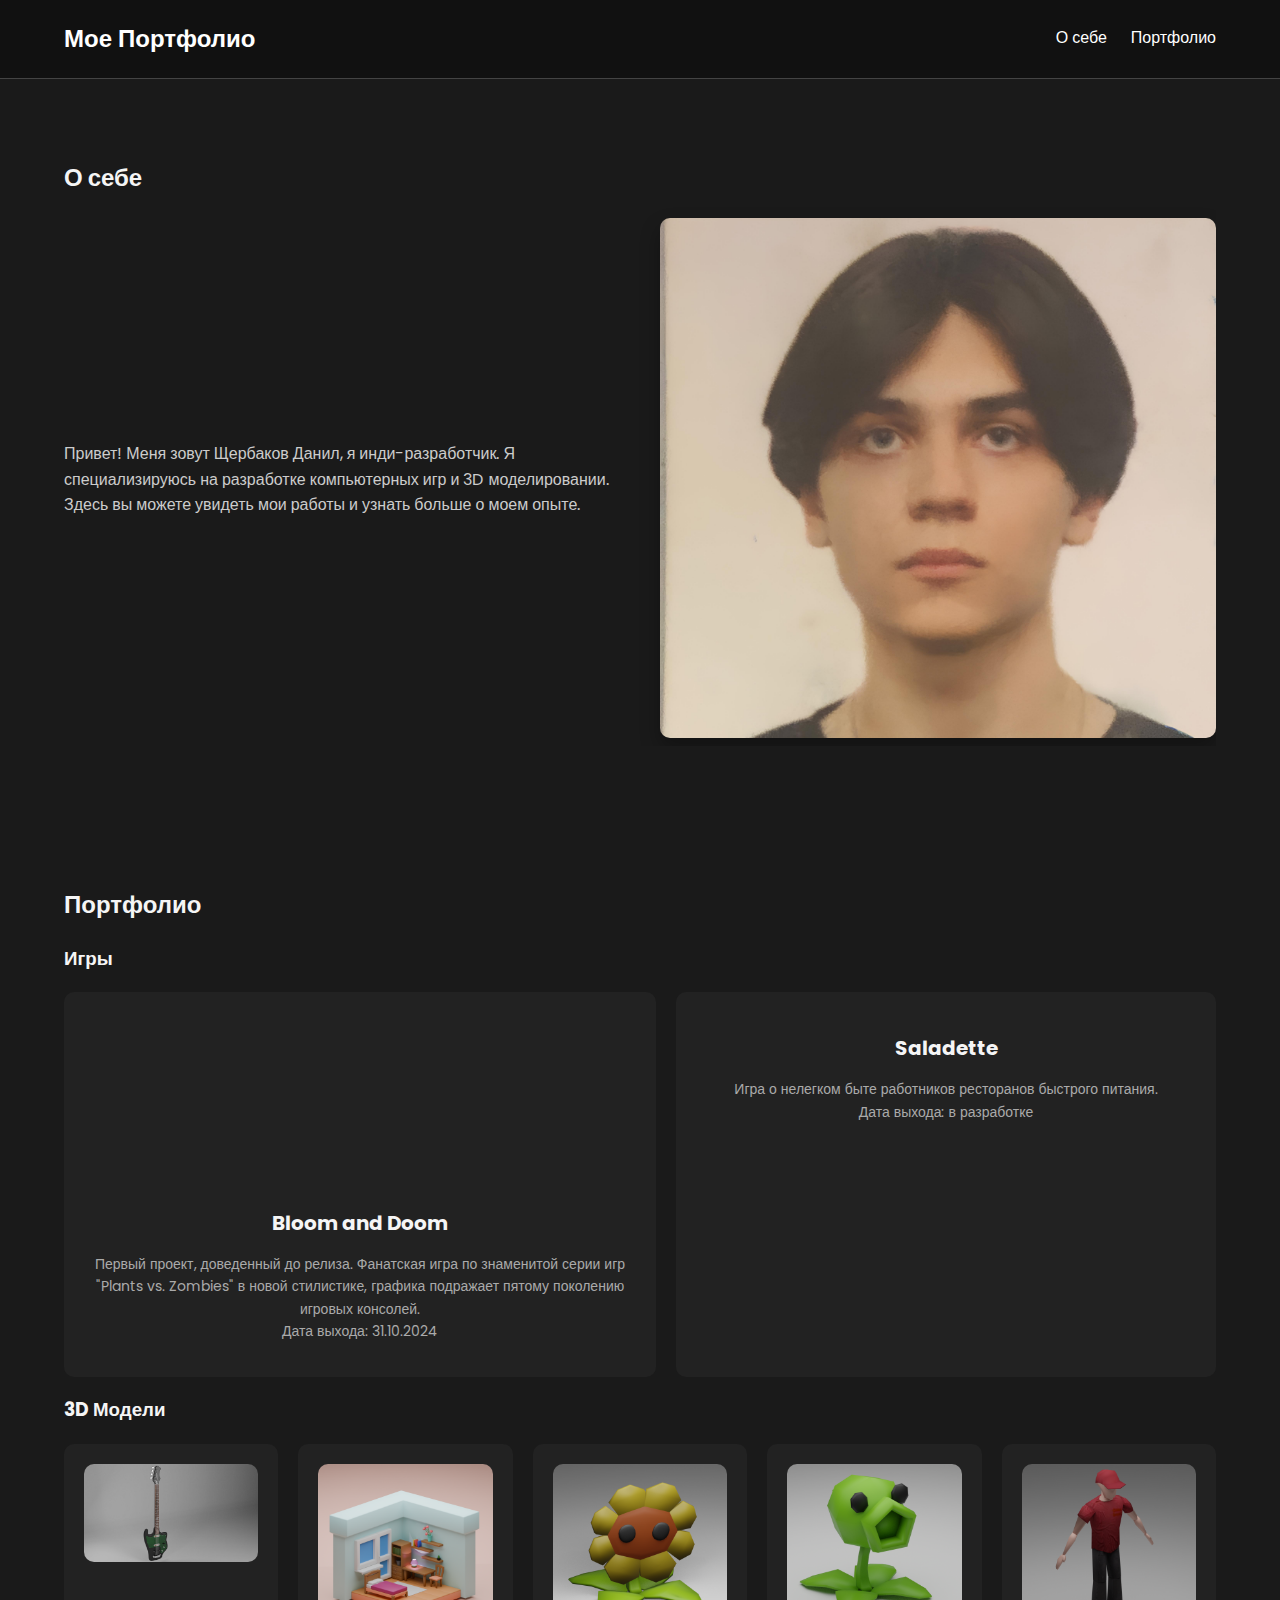
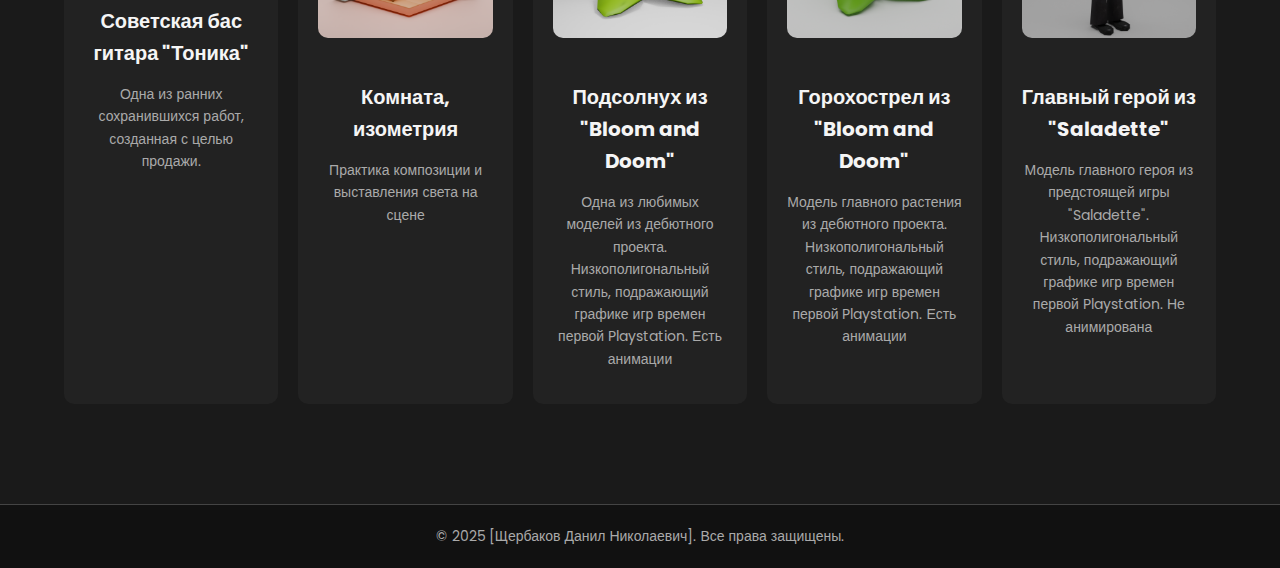
<file: index.html>
<!DOCTYPE html>
<html lang="ru">
<head>
    <meta charset="UTF-8">
    <meta name="viewport" content="width=device-width, initial-scale=1.0">
    <title>Щербаков Д.Н.</title>
    <link rel="stylesheet" href="https://fonts.googleapis.com/css2?family=Poppins:wght@400;600&display=swap">
    <link rel="stylesheet" href="style.css">
</head>
<body>
    <header>
        <div class="container">
            <h1>Мое Портфолио</h1>
            <nav>
                <ul>
                    <li><a href="#about">О себе</a></li>
                    <li><a href="#portfolio">Портфолио</a></li>
                </ul>
            </nav>
        </div>
    </header>

    <section id="about" class="about">
        <div class="container">
            <h2>О себе</h2>
            <div class="about-content">
                <div class="about-text">
                    <p>Привет! Меня зовут Щербаков Данил, я инди-разработчик. Я специализируюсь на разработке компьютерных игр и 3D моделировании. Здесь вы можете увидеть мои работы и узнать больше о моем опыте.</p>
                </div>
                <div class="about-image">
                    <img src="images/photo.jpg" alt="Фото [Ваше Имя]">
                </div>
            </div>
        </div>
    </section>  

    <section id="portfolio" class="portfolio">
        <div class="container">
            <h2>Портфолио</h2>
            <h3>Игры</h3>
            <div class="portfolio-items">
                <div class="portfolio-item">
                    <iframe frameborder="0" src="https://itch.io/embed/3076962?bg_color=000000&amp;fg_color=50ff02&amp;link_color=fa5bdd" width="552" height="167"><a href="https://dice-mansions-art.itch.io/bloom-and-doom">Bloom and Doom by dice mansion's art</a></iframe>
                    <h3>Bloom and Doom</h3>
                    <p>Первый проект, доведенный до релиза. Фанатская игра по знаменитой серии игр "Plants vs. Zombies" в новой стилистике, графика подражает пятому поколению игровых консолей.<br>
                    Дата выхода: 31.10.2024</p>
                </div>
                <div class="portfolio-item">
                    <h3>Saladette</h3>
                    <p>Игра о нелегком быте работников ресторанов быстрого питания.<br>Дата выхода: в разработке</p>
                </div>
            </div>
            <h3>3D Модели</h3>
            <div class="portfolio-items">
                <div class="portfolio-item">
                    <a href="render_1.html"><img src="images/tonika/photo_2025-03-05_23-19-09.jpg" alt=""></a> 
                    <h3>Советская бас гитара "Тоника"</h3>
                    <p>Одна из ранних сохранившихся работ, созданная с целью продажи.</p>
                </div>
                <div class="portfolio-item">
                    <a href="render_2.html"><img src="images/room/room.png" alt=""></a>
                    <h3>Комната, изометрия</h3>
                    <p>Практика композиции и выставления света на сцене</p>
                </div>
                <div class="portfolio-item">
                    <a href="render_3.html"><img src="images/sunflower/sunflower.png" alt=""></a>
                    <h3>Подсолнух из "Bloom and Doom"</h3>
                    <p>Одна из любимых моделей из дебютного проекта. Низкополигональный стиль, подражающий графике игр времен первой Playstation. Есть анимации</p>
                </div>
                <div class="portfolio-item">
                    <a href="render_4.html"><img src="images/peashooter/peashooter.png" alt=""></a>
                    <h3>Горохострел из "Bloom and Doom"</h3>
                    <p>Модель главного растения из дебютного проекта. Низкополигональный стиль, подражающий графике игр времен первой Playstation. Есть анимации</p>
                </div>
                <div class="portfolio-item">
                    <a href="render_5.html"><img src="images/cashier/cashier_1.png" alt=""></a>
                    <h3>Главный герой из "Saladette"</h3>
                    <p>Модель главного героя из предстоящей игры "Saladette". Низкополигональный стиль, подражающий графике игр времен первой Playstation. Не анимирована</p>
                </div>
            </div>
        </div>
    </section>

    

    <footer>
        <div class="container">
            <p>&copy; 2025 [Щербаков Данил Николаевич]. Все права защищены.</p>
        </div>
    </footer>
</body>
</html>
</file>
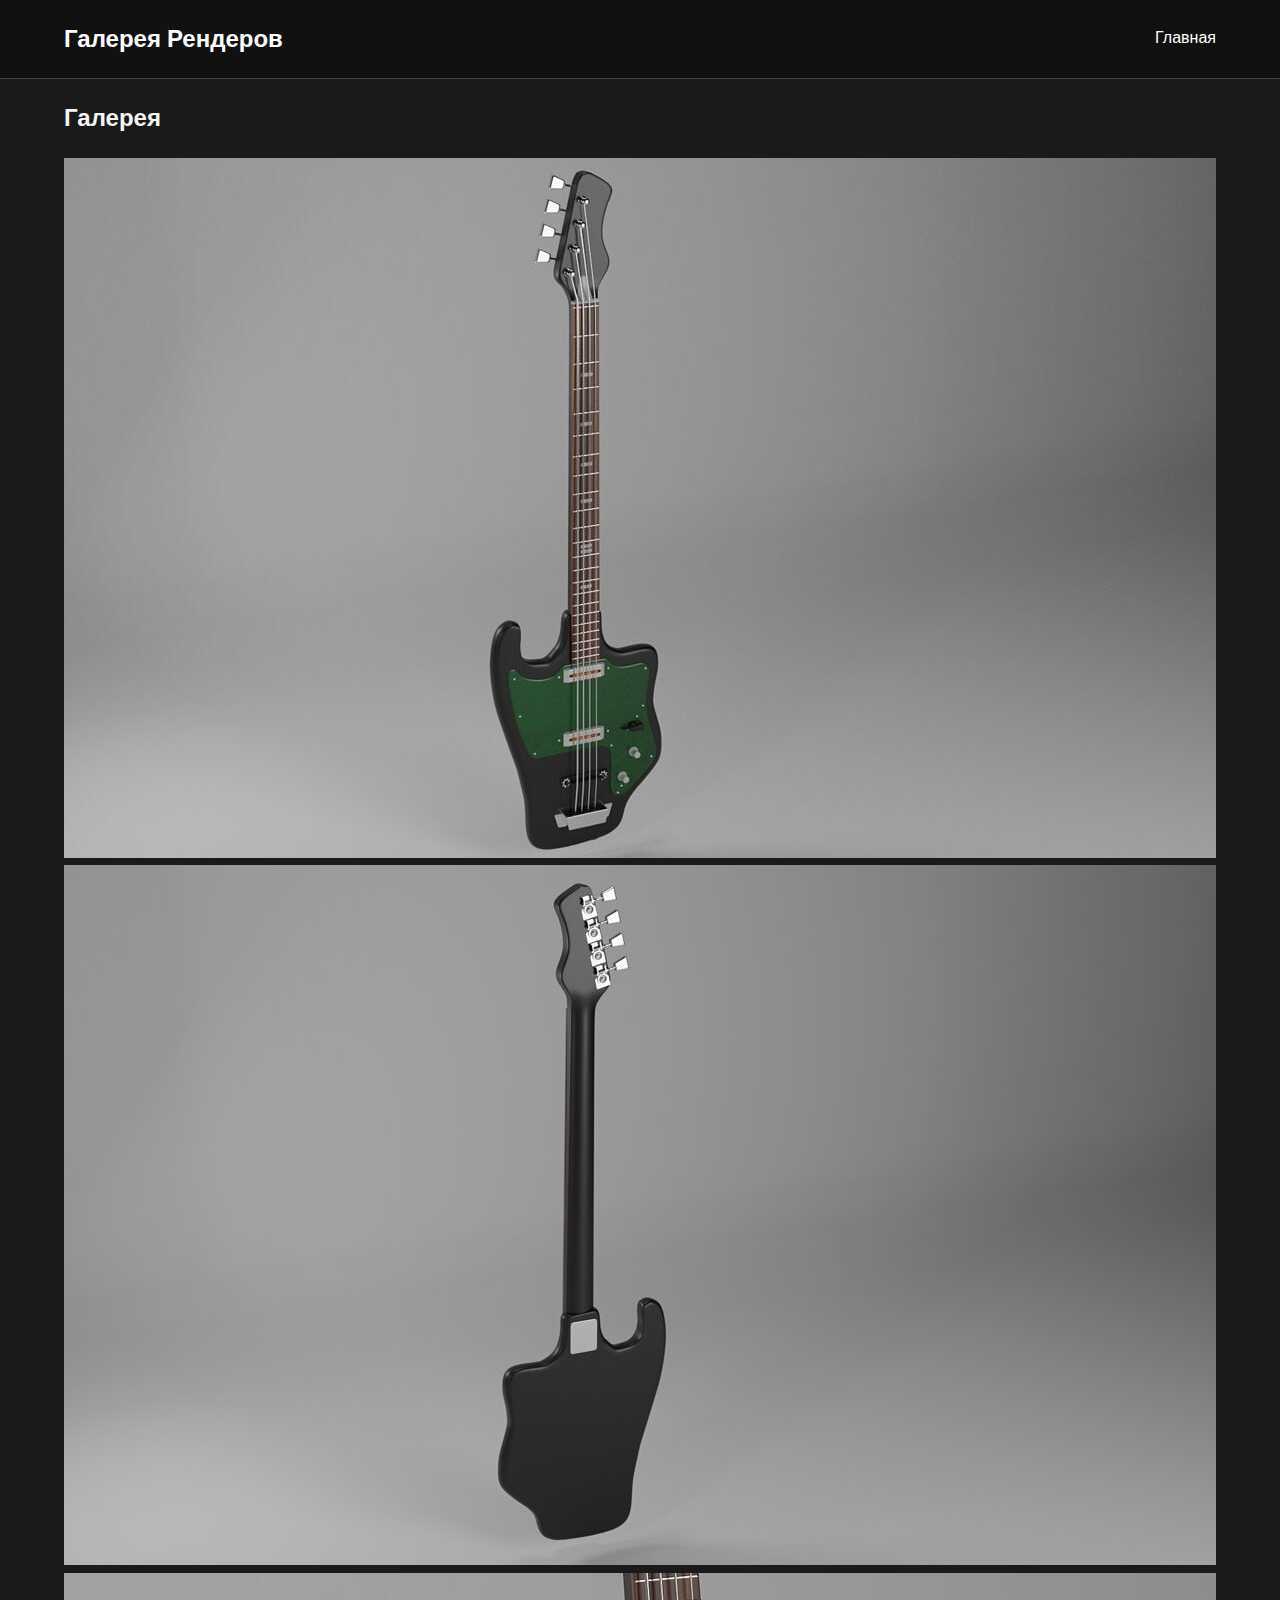
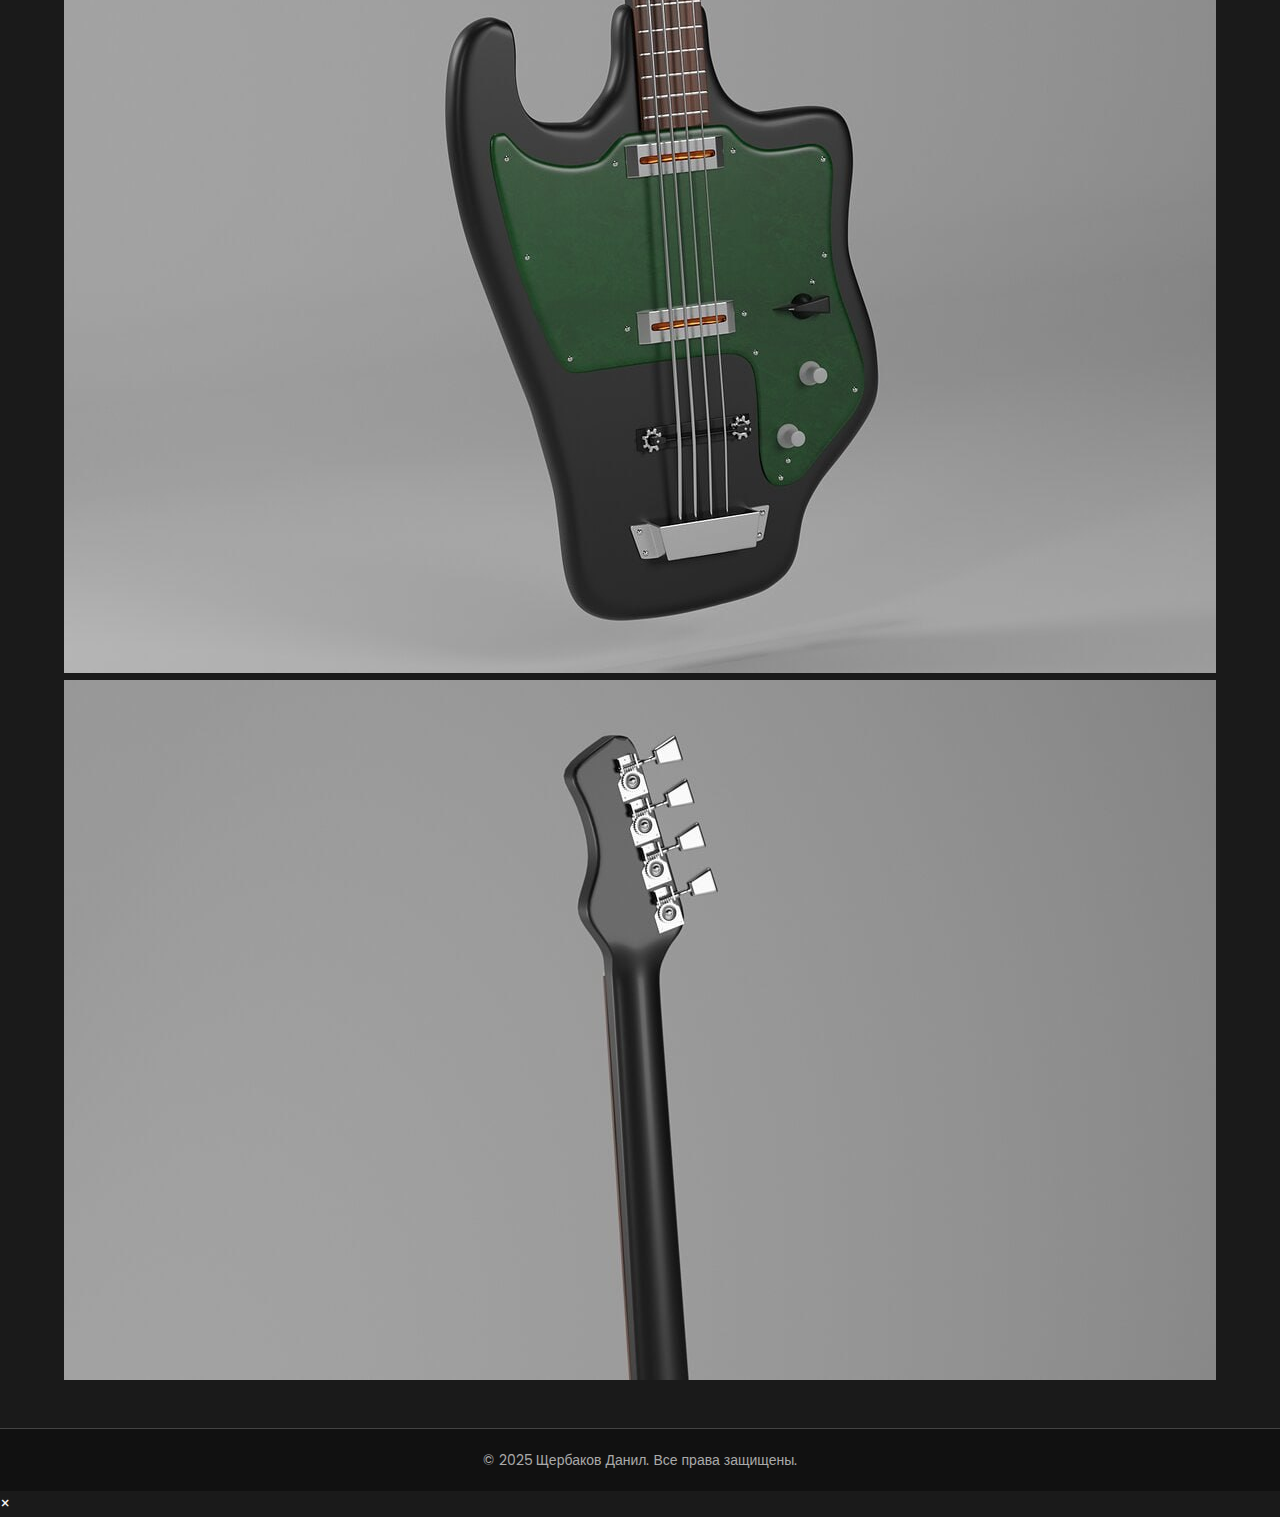
<file: render_1.html>
<!DOCTYPE html>
<html lang="ru">
<head>
    <meta charset="UTF-8">
    <meta name="viewport" content="width=device-width, initial-scale=1.0">
    <title>Галерея Рендеров</title>
    <link rel="stylesheet" href="https://fonts.googleapis.com/css2?family=Poppins:wght@400;600&display=swap">
    <link rel="stylesheet" href="style.css">
</head>
<body>
    <header>
        <div class="container">
            <h1>Галерея Рендеров</h1>
            <nav>
                <ul>
                    <li><a href="index.html">Главная</a></li>
                </ul>
            </nav>
        </div>
    </header>

    <section id="gallery" class="gallery">
        <div class="container">
            <h2>Галерея</h2>
            <div class="gallery-grid">
                <div class="gallery-item">
                    <img src="images/tonika/photo_2025-03-05_23-19-09.jpg" alt="Рендер 1" class="gallery-image">
                </div>
                <div class="gallery-item">
                    <img src="images/tonika/photo_2025-03-05_23-19-11.jpg" alt="Рендер 1" class="gallery-image">
                </div>
                <div class="gallery-item">
                    <img src="images/tonika/photo_2025-03-05_23-19-12.jpg" alt="Рендер 1" class="gallery-image">
                </div>
                <div class="gallery-item">
                    <img src="images/tonika/photo_2025-03-05_23-19-13.jpg   " alt="Рендер 1" class="gallery-image">
                </div>
            </div>
        </div>
    </section>
    <footer>
        <div class="container">
            <p>&copy; 2025 Щербаков Данил. Все права защищены.</p>
        </div>
    </footer>

    <!-- Модальное окно для просмотра изображений -->
    <div id="modal" class="modal">
        <span class="close">&times;</span>
        <img class="modal-content" id="modal-image">
    </div>
</body>
</html>
</file>
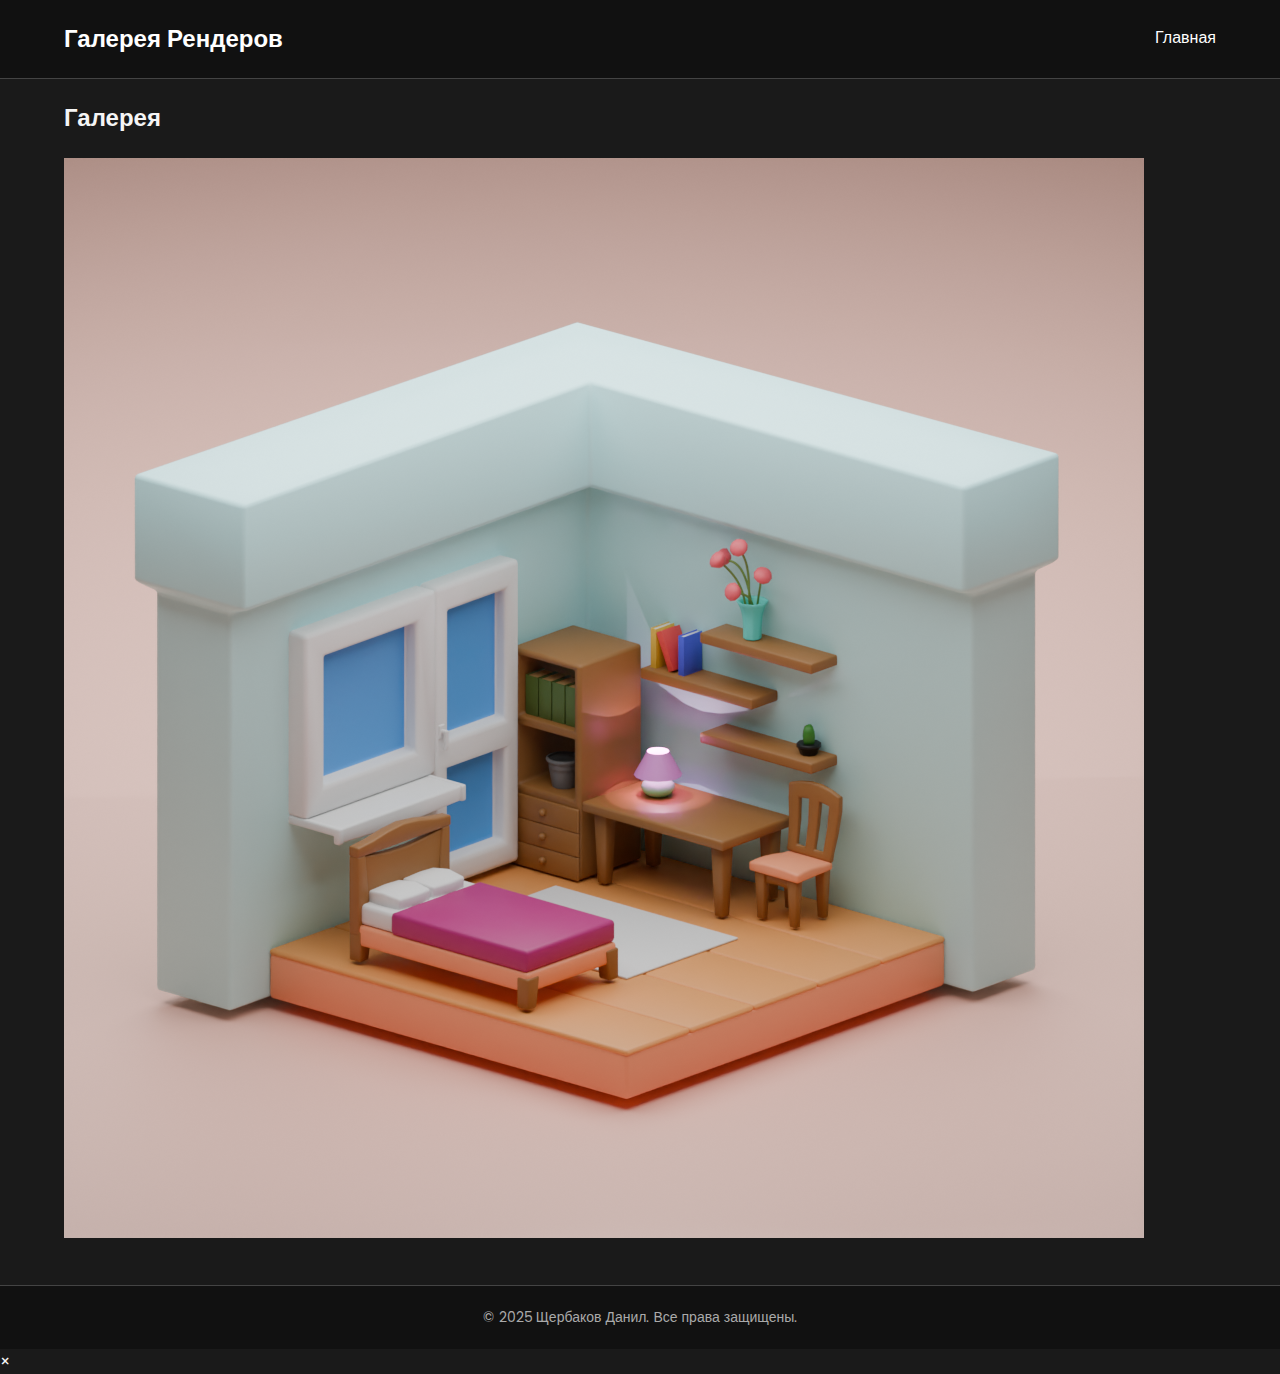
<file: render_2.html>
<!DOCTYPE html>
<html lang="ru">
<head>
    <meta charset="UTF-8">
    <meta name="viewport" content="width=device-width, initial-scale=1.0">
    <title>Галерея Рендеров</title>
    <link rel="stylesheet" href="https://fonts.googleapis.com/css2?family=Poppins:wght@400;600&display=swap">
    <link rel="stylesheet" href="style.css">
</head>
<body>
    <header>
        <div class="container">
            <h1>Галерея Рендеров</h1>
            <nav>
                <ul>
                    <li><a href="index.html">Главная</a></li>
                </ul>
            </nav>
        </div>
    </header>

    <section id="gallery" class="gallery">
        <div class="container">
            <h2>Галерея</h2>
            <div class="gallery-grid">
                <div class="gallery-item">
                    <img src="images/room/room.png" alt="Рендер 1" class="gallery-image">
                </div>
            </div>
        </div>
    </section>
    <footer>
        <div class="container">
            <p>&copy; 2025 Щербаков Данил. Все права защищены.</p>
        </div>
    </footer>

    <!-- Модальное окно для просмотра изображений -->
    <div id="modal" class="modal">
        <span class="close">&times;</span>
        <img class="modal-content" id="modal-image">
    </div>
</body>
</html>
</file>
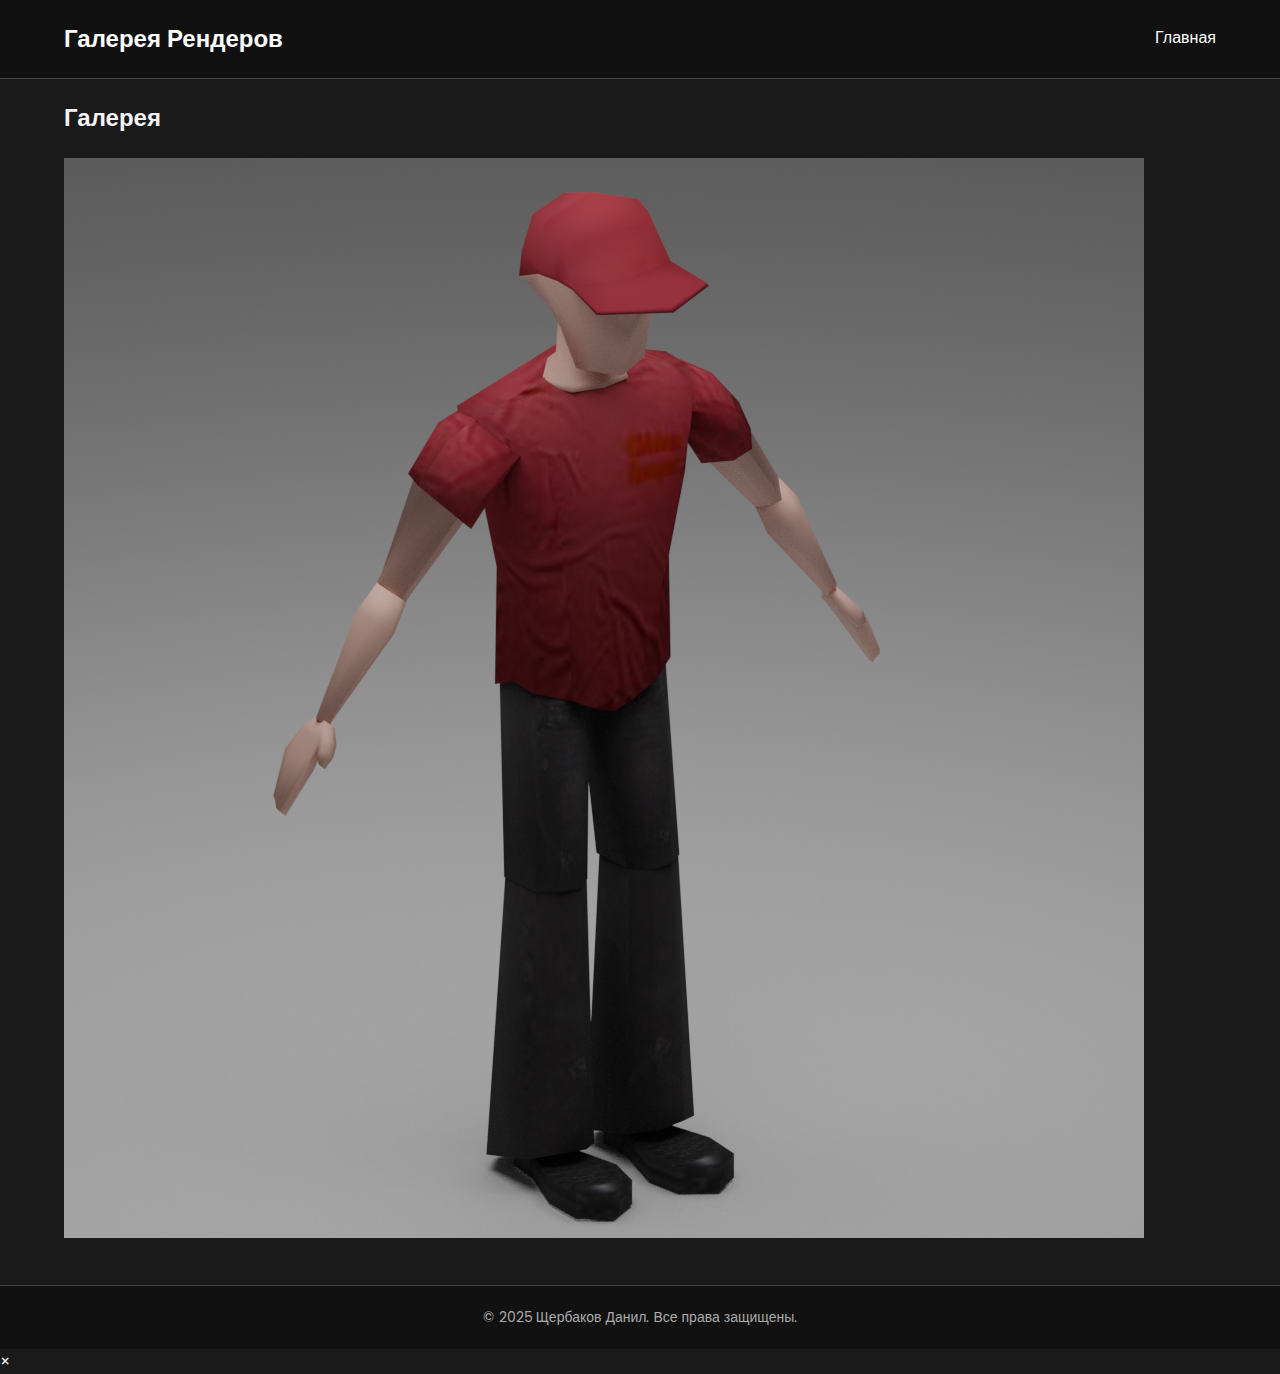
<file: render_5.html>
<!DOCTYPE html>
<html lang="ru">
<head>
    <meta charset="UTF-8">
    <meta name="viewport" content="width=device-width, initial-scale=1.0">
    <title>Галерея Рендеров</title>
    <link rel="stylesheet" href="https://fonts.googleapis.com/css2?family=Poppins:wght@400;600&display=swap">
    <link rel="stylesheet" href="style.css">
</head>
<body>
    <header>
        <div class="container">
            <h1>Галерея Рендеров</h1>
            <nav>
                <ul>
                    <li><a href="index.html">Главная</a></li>
                </ul>
            </nav>
        </div>
    </header>

    <section id="gallery" class="gallery">
        <div class="container">
            <h2>Галерея</h2>
            <div class="gallery-grid">
                <div class="gallery-item">
                    <img src="images/cashier/cashier_1.png" alt="Рендер 1" class="gallery-image">
                </div>
            </div>
        </div>
    </section>
    <footer>
        <div class="container">
            <p>&copy; 2025 Щербаков Данил. Все права защищены.</p>
        </div>
    </footer>

    <!-- Модальное окно для просмотра изображений -->
    <div id="modal" class="modal">
        <span class="close">&times;</span>
        <img class="modal-content" id="modal-image">
    </div>
</body>
</html>
</file>
<file: style.css>
/* Основные стили */
body {
    font-family: 'Poppins', sans-serif;
    margin: 0;
    padding: 0;
    background-color: #1a1a1a;
    color: #f5f5f5;
    line-height: 1.6;
}

.container {
    width: 90%;
    max-width: 1200px;
    margin: auto;
    overflow: hidden;
}

/* Шапка */
header {
    background: #111;
    color: #fff;
    padding-top: 20px;
    padding-bottom: 20px;
    border-bottom: #444 1px solid;
}

header h1 {
    float: left;
    margin: 0;
    font-size: 24px;
    font-weight: 600;
}

header nav {
    float: right;
    margin-top: 5px;
}

header nav ul {
    margin: 0;
    padding: 0;
    list-style: none;
}

header nav ul li {
    display: inline;
    margin-left: 20px;
}

header nav ul li a {
    color: #fff;
    text-decoration: none;
    font-weight: 400;
    transition: color 0.3s ease;
}

header nav ul li a:hover {
    color: #77aaff;
}

/* О себе */
.about {
    padding: 60px 0;
}

.about-content {
    display: flex;
    align-items: center;
    gap: 40px;
}

.about-text {
    flex: 1;
}

.about-text p {
    font-size: 16px;
    color: #ccc;
    margin-bottom: 20px;
}

.about-image {
    flex: 1;
    text-align: center;
}

.about-image img {
    max-width: 100%;
    border-radius: 10px;
    box-shadow: 0 10px 20px rgba(0, 0, 0, 0.3);
}

/* Портфолио */
.portfolio {
    padding: 60px 0;
}

.portfolio-items {
    display: flex;
    justify-content: space-between;
    gap: 20px;
}

.portfolio-item {
    flex: 1;
    background: #222;
    padding: 20px;
    border-radius: 10px;
    text-align: center;
    transition: transform 0.3s ease, box-shadow 0.3s ease;
}

.portfolio-item:hover {
    transform: translateY(-10px);
    box-shadow: 0 10px 20px rgba(0, 0, 0, 0.3);
}

.portfolio-item img {
    max-width: 100%;
    border-radius: 10px;
    margin-bottom: 15px;
}

.portfolio-item h3 {
    font-size: 20px;
    margin-bottom: 10px;
    color: #f5f5f5;
}

.portfolio-item p {
    font-size: 14px;
    color: #aaa;
}

/* Контакты */
.contact {
    padding: 60px 0;
}

.contact form {
    display: flex;
    flex-direction: column;
    gap: 15px;
}

.contact label {
    font-size: 16px;
    color: #f5f5f5;
}

.contact input, .contact textarea {
    padding: 10px;
    border: 1px solid #444;
    border-radius: 5px;
    background: #222;
    color: #f5f5f5;
    font-size: 14px;
}

.contact button {
    padding: 10px 20px;
    background: #77aaff;
    color: #111;
    border: none;
    border-radius: 5px;
    font-size: 16px;
    cursor: pointer;
    transition: background 0.3s ease;
}

.contact button:hover {
    background: #5599ff;
}

/* Футер */
footer {
    background: #111;
    color: #fff;
    text-align: center;
    padding: 20px 0;
    margin-top: 40px;
    border-top: #444 1px solid;
}

footer p {
    margin: 0;
    font-size: 14px;
    color: #aaa;
}
</file>
